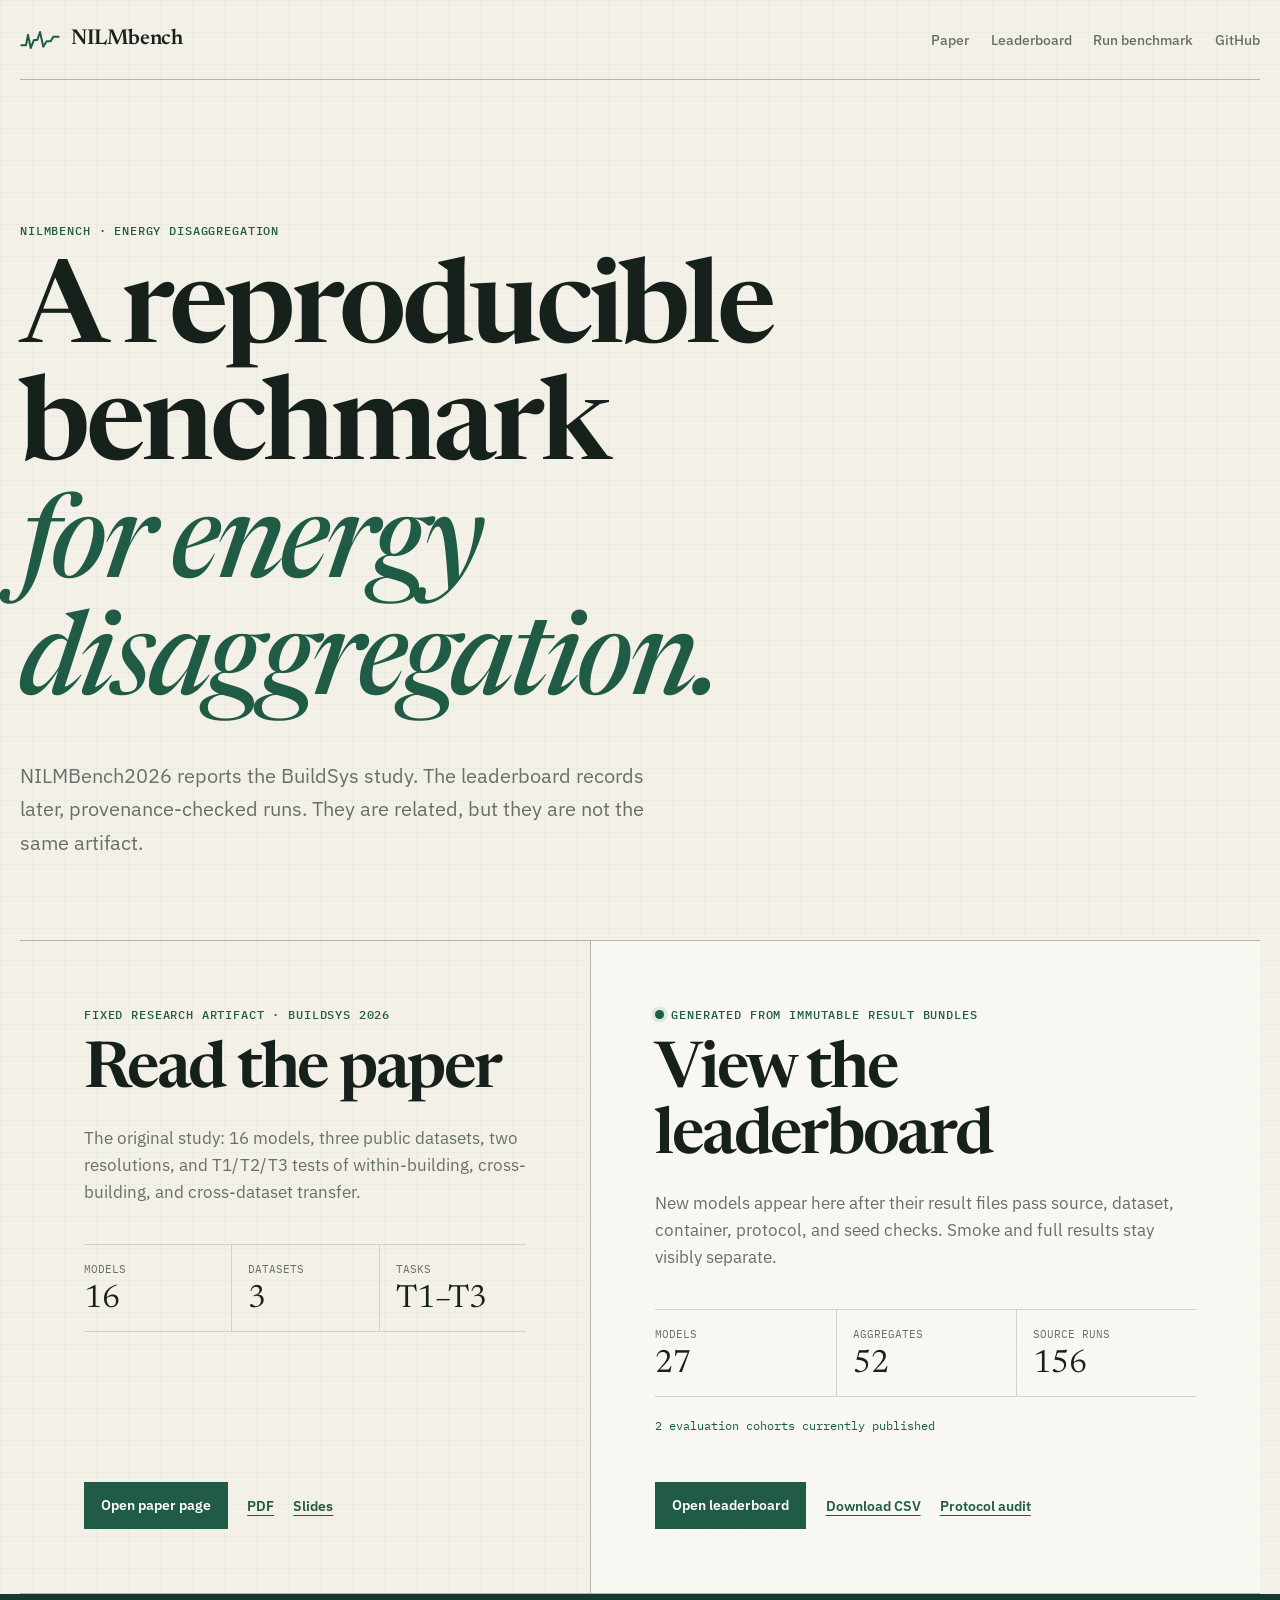
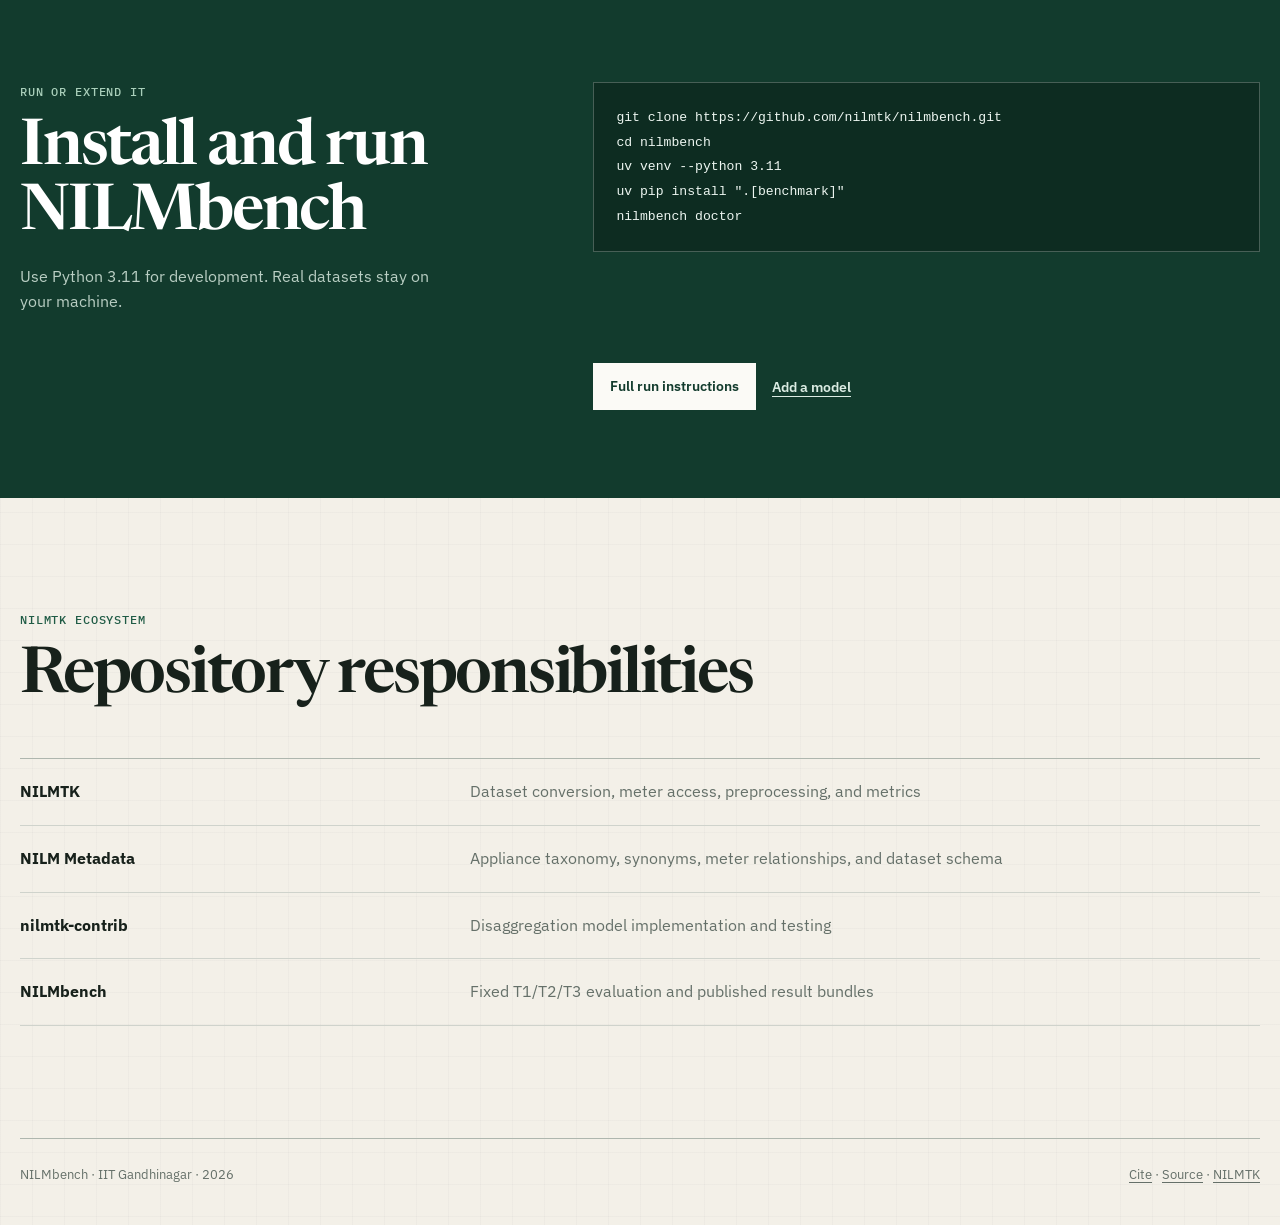
<file: index.html>
<!doctype html>
<html lang="en">
<head>
  <meta charset="utf-8">
  <meta name="viewport" content="width=device-width, initial-scale=1">
  <title>NILMbench — paper, leaderboard, and reproducible runner</title>
  <meta name="description" content="NILMBench2026 paper, reproducible experiment runner, and provenance-checked NILM leaderboard.">
  <meta property="og:title" content="NILMbench">
  <meta property="og:description" content="The NILMBench2026 paper and the living, provenance-checked NILM leaderboard.">
  <meta property="og:type" content="website">
  <link rel="preconnect" href="https://fonts.googleapis.com">
  <link rel="preconnect" href="https://fonts.gstatic.com" crossorigin>
  <link href="https://fonts.googleapis.com/css2?family=IBM+Plex+Mono:wght@400;500&family=IBM+Plex+Sans:wght@400;500;600&family=Newsreader:opsz,wght@6..72,500;6..72,600&display=swap" rel="stylesheet">
  <link rel="stylesheet" href="static/site.css">
  <link rel="icon" href="data:image/svg+xml,%3Csvg xmlns='http://www.w3.org/2000/svg' viewBox='0 0 64 64'%3E%3Cpath d='M4 38h13l7-25 10 39 8-26 6 12h12' fill='none' stroke='%231f5b45' stroke-width='6' stroke-linejoin='round'/%3E%3C/svg%3E">
  <script src="static/home.js" defer></script>
</head>
<body>
  <a class="skip-link" href="#main-content">Skip to content</a>

  <header class="site-header">
    <a class="brand" href="./" aria-current="page">
      <svg viewBox="0 0 60 36" aria-hidden="true">
        <polyline points="2,26 9,26 12,10 16,30 21,18 26,18 30,6 35,28 40,20 46,20 50,13 58,13"/>
      </svg>
      <span>NILMbench</span>
    </a>
    <nav aria-label="Primary navigation">
      <a href="paper.html">Paper</a>
      <a href="leaderboard.html">Leaderboard</a>
      <a href="paper.html#run">Run benchmark</a>
      <a href="https://github.com/nilmtk/nilmbench">GitHub</a>
    </nav>
  </header>

  <main id="main-content">
    <section class="landing-hero" aria-labelledby="landing-title">
      <p class="eyebrow">NILMbench · energy disaggregation</p>
      <h1 id="landing-title">A reproducible benchmark<br><em>for energy disaggregation.</em></h1>
      <p class="hero-copy">
        NILMBench2026 reports the BuildSys study. The leaderboard records later,
        provenance-checked runs. They are related, but they are not the same artifact.
      </p>
    </section>

    <section class="route-grid" aria-label="Choose a destination">
      <article class="route route-paper">
        <p class="route-kicker">Fixed research artifact · BuildSys 2026</p>
        <h2>Read the paper</h2>
        <p>
          The original study: 16 models, three public datasets, two resolutions,
          and T1/T2/T3 tests of within-building, cross-building, and cross-dataset transfer.
        </p>
        <dl class="route-facts">
          <div><dt>Models</dt><dd>16</dd></div>
          <div><dt>Datasets</dt><dd>3</dd></div>
          <div><dt>Tasks</dt><dd>T1–T3</dd></div>
        </dl>
        <div class="route-actions">
          <a class="button button-primary" href="paper.html">Open paper page</a>
          <a class="text-link" href="https://sustainability-lab.github.io/papers/2026/nilmbench2026_buildsys.pdf">PDF</a>
          <a class="text-link" href="slides/nilmbench2026.pdf">Slides</a>
        </div>
      </article>

      <article class="route route-board">
        <p class="route-kicker"><span class="live-dot" aria-hidden="true"></span>Generated from immutable result bundles</p>
        <h2>View the leaderboard</h2>
        <p>
          New models appear here after their result files pass source, dataset,
          container, protocol, and seed checks. Smoke and full results stay visibly separate.
        </p>
        <dl class="route-facts" aria-live="polite">
          <div><dt>Models</dt><dd id="home-model-count">—</dd></div>
          <div><dt>Aggregates</dt><dd id="home-entry-count">—</dd></div>
          <div><dt>Source runs</dt><dd id="home-run-count">—</dd></div>
        </dl>
        <p class="current-leader" id="home-current-leader">Reading leaderboard.json…</p>
        <div class="route-actions">
          <a class="button button-primary" href="leaderboard.html">Open leaderboard</a>
          <a class="text-link" href="leaderboard.csv">Download CSV</a>
          <a class="text-link" href="docs/protocol-audit.md">Protocol audit</a>
        </div>
      </article>
    </section>

    <section class="run-strip" id="run" aria-labelledby="run-title">
      <div>
        <p class="eyebrow">Run or extend it</p>
        <h2 id="run-title">Install and run NILMbench</h2>
        <p>Use Python 3.11 for development. Real datasets stay on your machine.</p>
      </div>
      <pre><code>git clone https://github.com/nilmtk/nilmbench.git
cd nilmbench
uv venv --python 3.11
uv pip install ".[benchmark]"
nilmbench doctor</code></pre>
      <div class="run-links">
        <a class="button button-light" href="paper.html#run">Full run instructions</a>
        <a class="text-link light" href="https://github.com/nilmtk/nilmbench#add-a-model">Add a model</a>
      </div>
    </section>

    <section class="ecosystem" aria-labelledby="ecosystem-title">
      <p class="eyebrow">NILMTK ecosystem</p>
      <h2 id="ecosystem-title">Repository responsibilities</h2>
      <div class="repo-list">
        <a href="https://github.com/nilmtk/nilmtk"><strong>NILMTK</strong><span>Dataset conversion, meter access, preprocessing, and metrics</span></a>
        <a href="https://github.com/nilmtk/nilm_metadata"><strong>NILM Metadata</strong><span>Appliance taxonomy, synonyms, meter relationships, and dataset schema</span></a>
        <a href="https://github.com/nilmtk/nilmtk-contrib"><strong>nilmtk-contrib</strong><span>Disaggregation model implementation and testing</span></a>
        <a href="https://github.com/nilmtk/nilmbench"><strong>NILMbench</strong><span>Fixed T1/T2/T3 evaluation and published result bundles</span></a>
      </div>
    </section>
  </main>

  <footer class="site-footer">
    <span>NILMbench · IIT Gandhinagar · 2026</span>
    <span><a href="paper.html#cite">Cite</a> · <a href="https://github.com/nilmtk/nilmbench">Source</a> · <a href="https://nilmtk.github.io/">NILMTK</a></span>
  </footer>
</body>
</html>
</file>
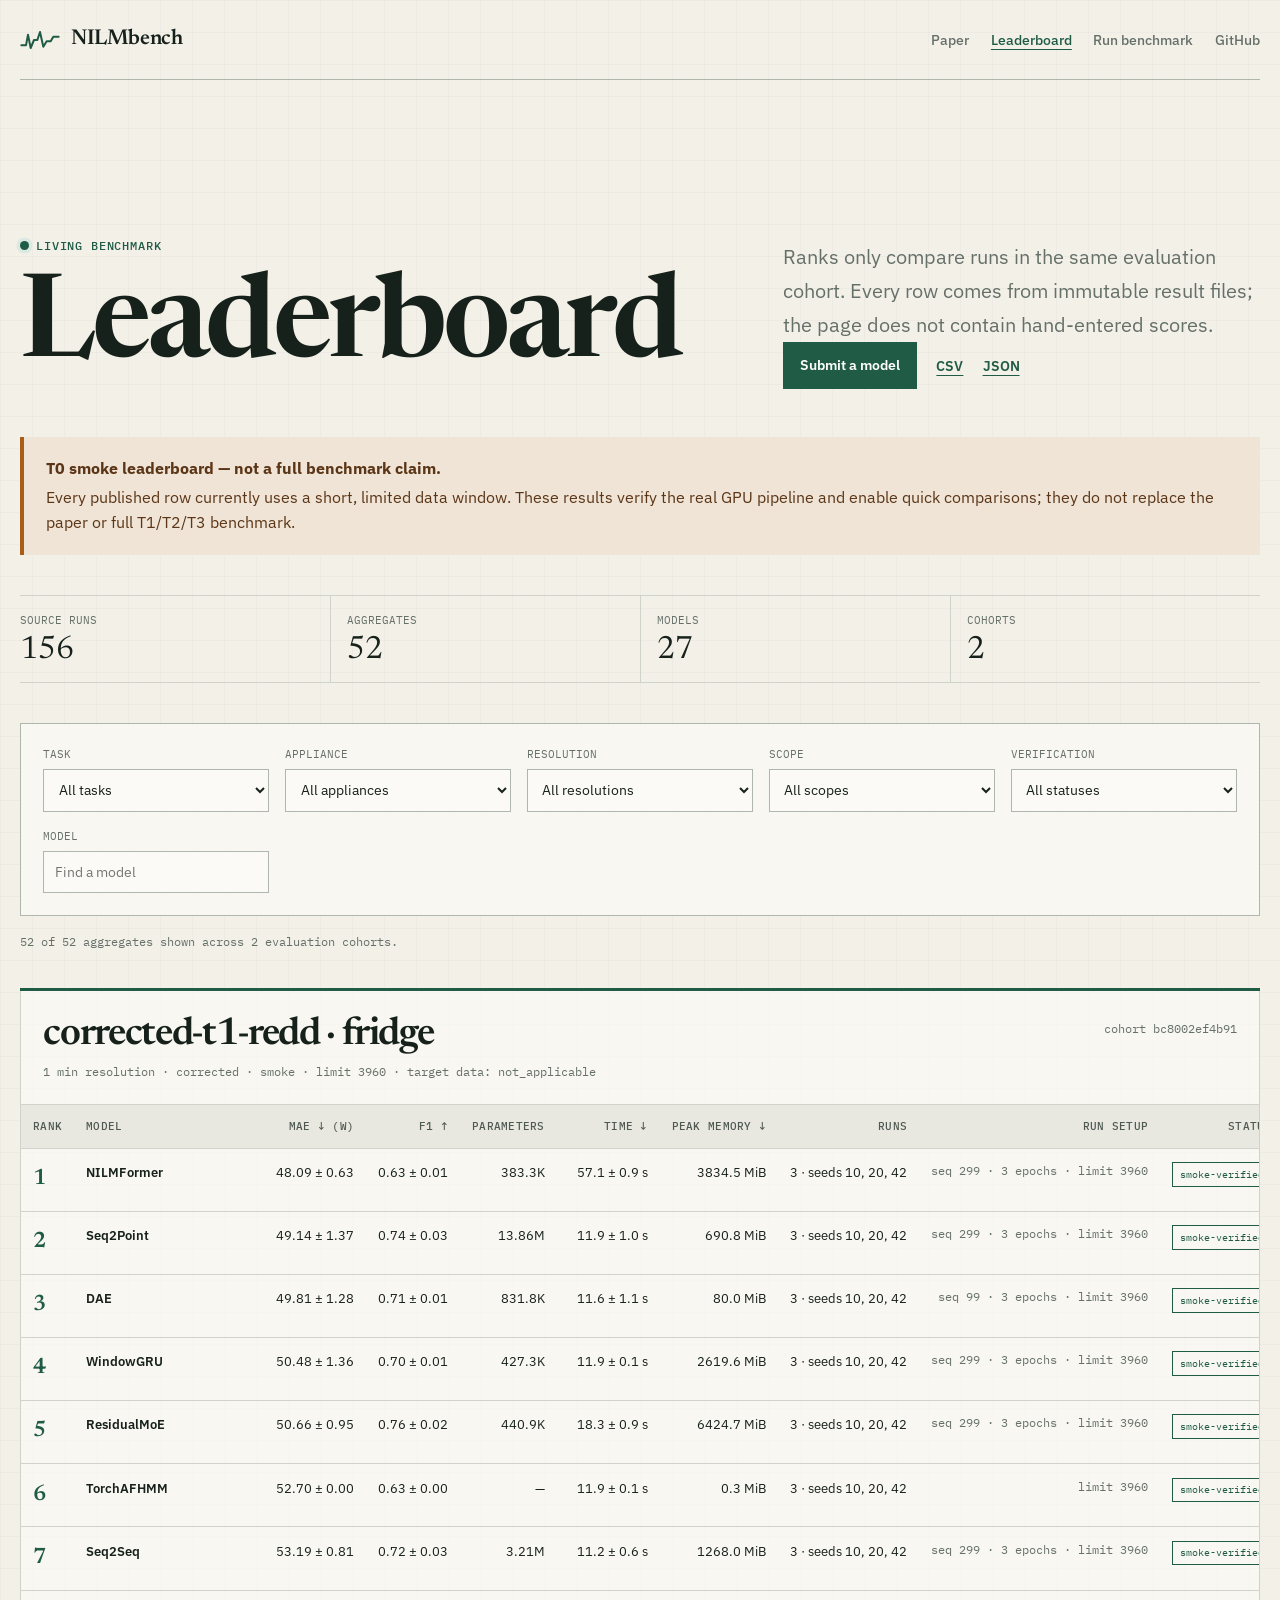
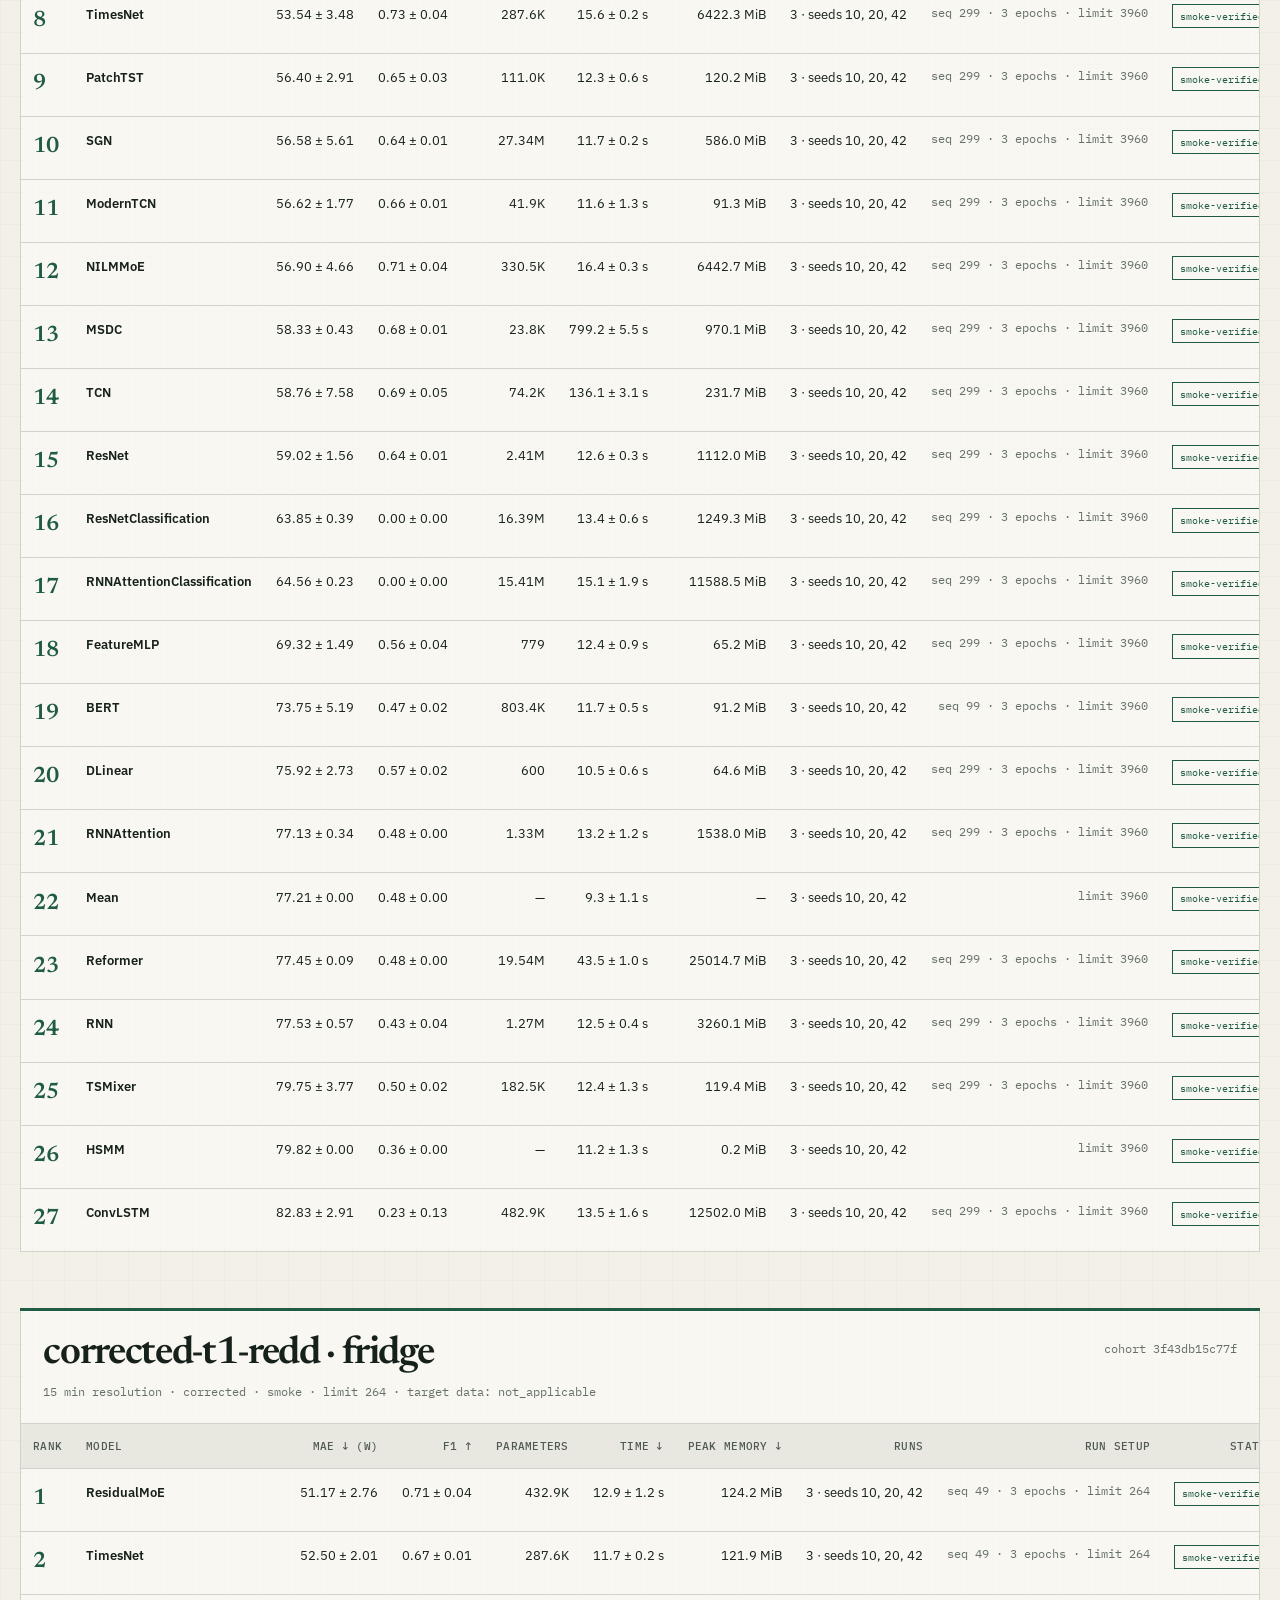
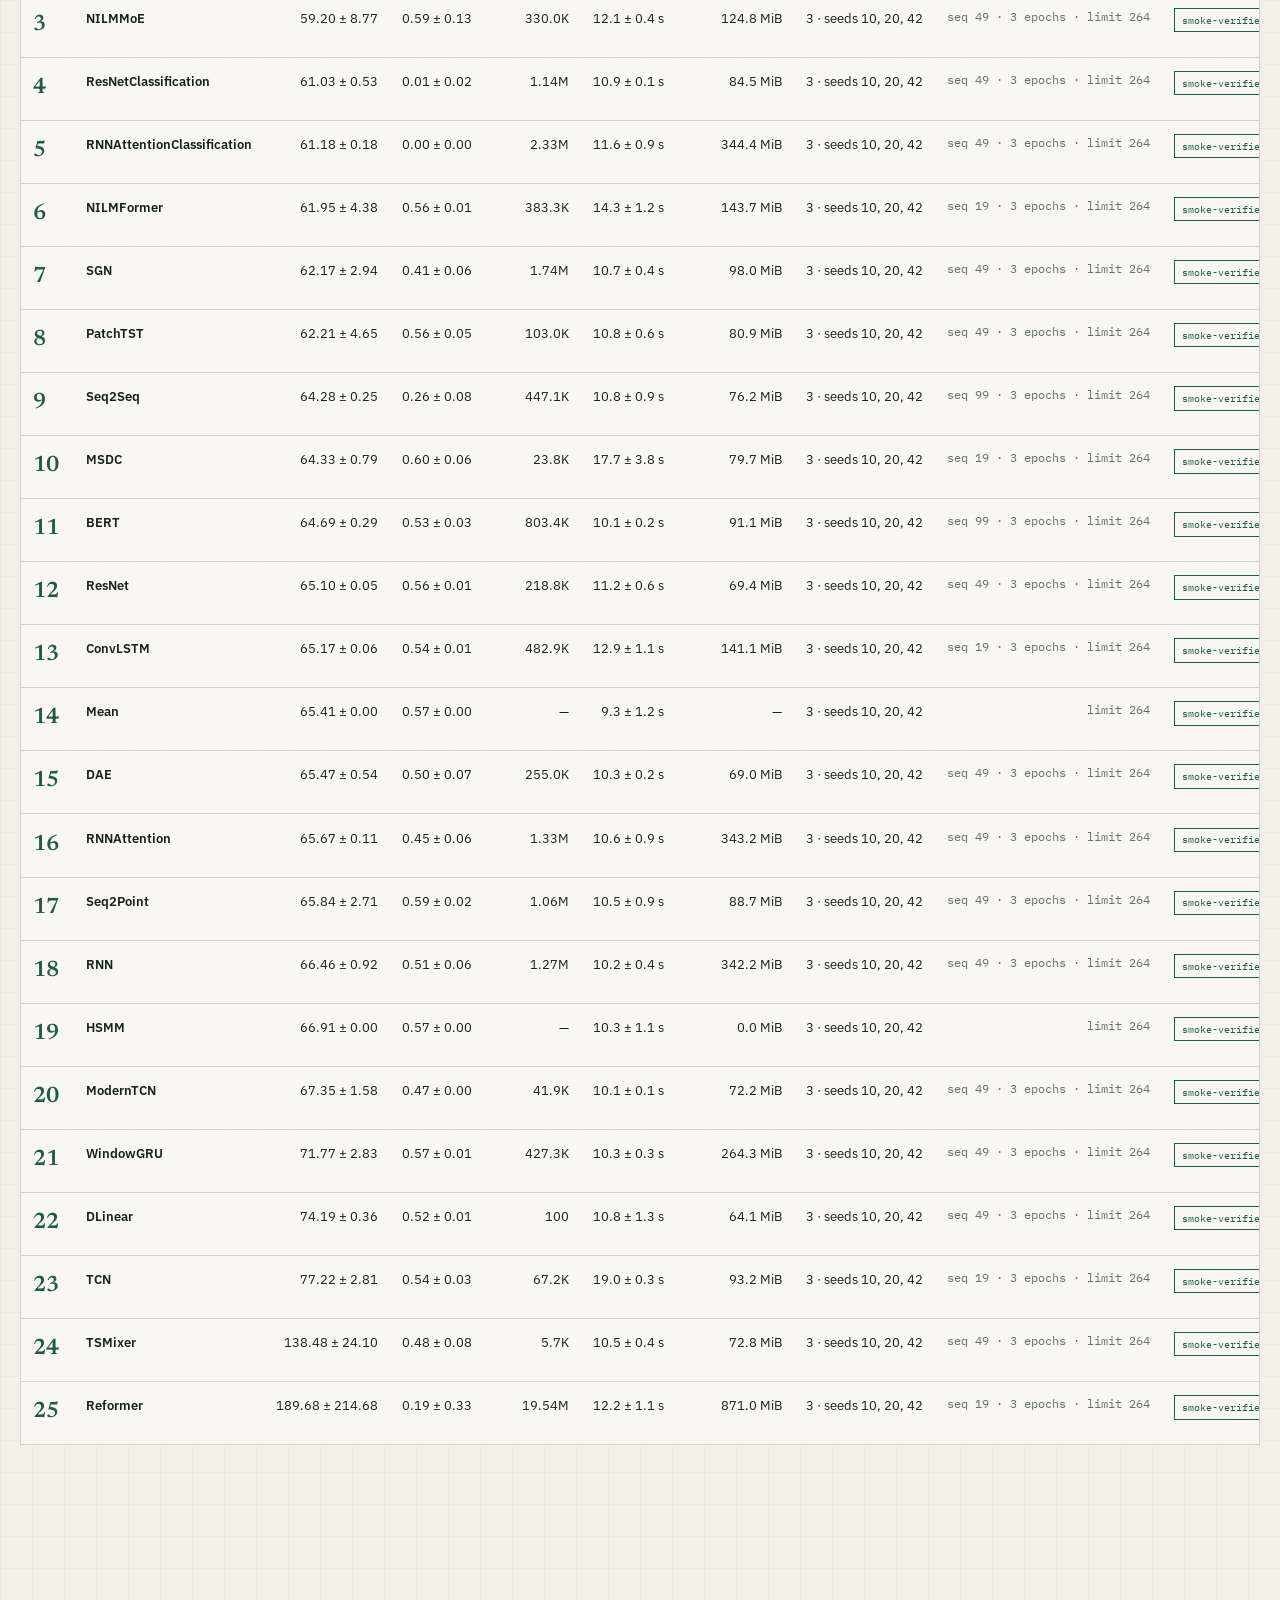
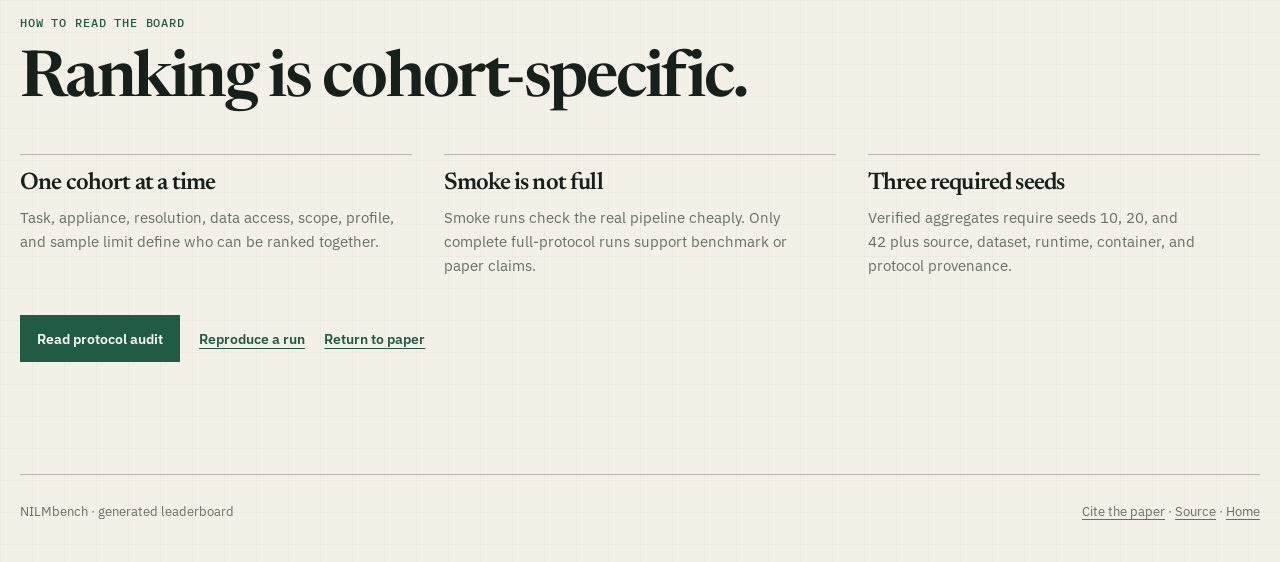
<file: leaderboard.html>
<!doctype html>
<html lang="en">
<head>
  <meta charset="utf-8">
  <meta name="viewport" content="width=device-width, initial-scale=1">
  <title>NILMbench leaderboard — provenance-checked NILM results</title>
  <meta name="description" content="The living NILMbench leaderboard, generated from immutable, provenance-checked result bundles and separated by evaluation cohort.">
  <meta property="og:title" content="NILMbench leaderboard">
  <meta property="og:description" content="Measured NILM results with visible protocol, seed, source, container, and verification status.">
  <meta property="og:type" content="website">
  <link rel="preconnect" href="https://fonts.googleapis.com">
  <link rel="preconnect" href="https://fonts.gstatic.com" crossorigin>
  <link href="https://fonts.googleapis.com/css2?family=IBM+Plex+Mono:wght@400;500&family=IBM+Plex+Sans:wght@400;500;600&family=Newsreader:opsz,wght@6..72,500;6..72,600&display=swap" rel="stylesheet">
  <link rel="stylesheet" href="static/site.css">
  <link rel="icon" href="data:image/svg+xml,%3Csvg xmlns='http://www.w3.org/2000/svg' viewBox='0 0 64 64'%3E%3Cpath d='M4 38h13l7-25 10 39 8-26 6 12h12' fill='none' stroke='%231f5b45' stroke-width='6' stroke-linejoin='round'/%3E%3C/svg%3E">
  <script src="static/leaderboard.js" defer></script>
</head>
<body>
  <a class="skip-link" href="#main-content">Skip to leaderboard</a>

  <header class="site-header">
    <a class="brand" href="./">
      <svg viewBox="0 0 60 36" aria-hidden="true">
        <polyline points="2,26 9,26 12,10 16,30 21,18 26,18 30,6 35,28 40,20 46,20 50,13 58,13"/>
      </svg>
      <span>NILMbench</span>
    </a>
    <nav aria-label="Primary navigation">
      <a href="paper.html">Paper</a>
      <a href="leaderboard.html" aria-current="page">Leaderboard</a>
      <a href="paper.html#run">Run benchmark</a>
      <a href="https://github.com/nilmtk/nilmbench">GitHub</a>
    </nav>
  </header>

  <main id="main-content">
    <section class="board-hero" aria-labelledby="board-title">
      <div>
        <p class="eyebrow"><span class="live-dot" aria-hidden="true"></span>Living benchmark</p>
        <h1 id="board-title">Leaderboard</h1>
      </div>
      <div>
        <p class="board-copy">
          Ranks only compare runs in the same evaluation cohort. Every row comes from
          immutable result files; the page does not contain hand-entered scores.
        </p>
        <div class="board-actions">
          <a class="button button-primary" href="https://github.com/nilmtk/nilmbench#add-a-model">Submit a model</a>
          <a class="text-link" href="leaderboard.csv">CSV</a>
          <a class="text-link" href="leaderboard.json">JSON</a>
        </div>
      </div>
    </section>

    <aside class="scope-notice" id="scope-notice" aria-live="polite">
      <strong>Reading benchmark scope…</strong>
      The leaderboard will state whether these are smoke or full protocol results.
    </aside>

    <dl class="board-stats" aria-label="Leaderboard summary">
      <div><dt>Source runs</dt><dd id="stat-runs">—</dd></div>
      <div><dt>Aggregates</dt><dd id="stat-entries">—</dd></div>
      <div><dt>Models</dt><dd id="stat-models">—</dd></div>
      <div><dt>Cohorts</dt><dd id="stat-cohorts">—</dd></div>
    </dl>

    <form class="filters" id="leaderboard-filters" aria-label="Filter leaderboard">
      <div class="field">
        <label for="filter-task">Task</label>
        <select id="filter-task" name="task"><option value="">All tasks</option></select>
      </div>
      <div class="field">
        <label for="filter-appliance">Appliance</label>
        <select id="filter-appliance" name="appliance"><option value="">All appliances</option></select>
      </div>
      <div class="field">
        <label for="filter-resolution">Resolution</label>
        <select id="filter-resolution" name="resolution"><option value="">All resolutions</option></select>
      </div>
      <div class="field">
        <label for="filter-scope">Scope</label>
        <select id="filter-scope" name="scope"><option value="">All scopes</option></select>
      </div>
      <div class="field">
        <label for="filter-status">Verification</label>
        <select id="filter-status" name="status"><option value="">All statuses</option></select>
      </div>
      <div class="field">
        <label for="filter-model">Model</label>
        <input id="filter-model" name="model" type="search" autocomplete="off" placeholder="Find a model">
      </div>
    </form>

    <p class="board-status" id="board-status" aria-live="polite">Loading leaderboard.json…</p>
    <div id="leaderboard-root" aria-live="polite" aria-busy="true">
      <div class="loading-block" aria-label="Loading leaderboard"></div>
    </div>

    <section class="method" aria-labelledby="method-title">
      <p class="eyebrow">How to read the board</p>
      <h2 id="method-title">Ranking is cohort-specific.</h2>
      <div class="method-grid">
        <article>
          <h3>One cohort at a time</h3>
          <p>Task, appliance, resolution, data access, scope, profile, and sample limit define who can be ranked together.</p>
        </article>
        <article>
          <h3>Smoke is not full</h3>
          <p>Smoke runs check the real pipeline cheaply. Only complete full-protocol runs support benchmark or paper claims.</p>
        </article>
        <article>
          <h3>Three required seeds</h3>
          <p>Verified aggregates require seeds 10, 20, and 42 plus source, dataset, runtime, container, and protocol provenance.</p>
        </article>
      </div>
      <div class="route-actions">
        <a class="button button-primary" href="docs/protocol-audit.md">Read protocol audit</a>
        <a class="text-link" href="paper.html#run">Reproduce a run</a>
        <a class="text-link" href="paper.html">Return to paper</a>
      </div>
    </section>
  </main>

  <template id="cohort-template">
    <section class="cohort">
      <header class="cohort-head">
        <div>
          <h2 class="cohort-title"></h2>
          <p class="cohort-meta"></p>
        </div>
        <p class="cohort-digest"></p>
      </header>
      <div class="table-scroll">
        <table class="leaderboard-table">
          <thead>
            <tr>
              <th scope="col">Rank</th>
              <th scope="col">Model</th>
              <th scope="col">MAE ↓ (W)</th>
              <th scope="col">F1 ↑</th>
              <th scope="col">Parameters</th>
              <th scope="col">Time ↓</th>
              <th scope="col">Peak memory ↓</th>
              <th scope="col">Runs</th>
              <th scope="col">Run setup</th>
              <th scope="col">Status</th>
            </tr>
          </thead>
          <tbody></tbody>
        </table>
      </div>
    </section>
  </template>

  <footer class="site-footer">
    <span>NILMbench · generated leaderboard</span>
    <span><a href="paper.html#cite">Cite the paper</a> · <a href="https://github.com/nilmtk/nilmbench">Source</a> · <a href="./">Home</a></span>
  </footer>
</body>
</html>
</file>
<file: static/site.css>
:root {
  --paper: #f3f0e8;
  --paper-raised: #fbfaf6;
  --ink: #17211b;
  --muted: #657069;
  --line: #cfd3cc;
  --line-strong: #aeb6ae;
  --green: #1f5b45;
  --green-dark: #123b2d;
  --green-pale: #dce9e2;
  --amber: #a85d18;
  --red: #8d3b35;
  --mono: "IBM Plex Mono", ui-monospace, monospace;
  --sans: "IBM Plex Sans", system-ui, sans-serif;
  --serif: "Newsreader", Georgia, serif;
  --max: 78rem;
}

* {
  box-sizing: border-box;
}

html {
  scroll-behavior: smooth;
}

body {
  margin: 0;
  background:
    linear-gradient(rgba(23, 33, 27, 0.025) 1px, transparent 1px),
    linear-gradient(90deg, rgba(23, 33, 27, 0.025) 1px, transparent 1px),
    var(--paper);
  background-size: 2rem 2rem;
  color: var(--ink);
  font-family: var(--sans);
  line-height: 1.6;
}

a {
  color: inherit;
}

a:focus-visible,
button:focus-visible,
select:focus-visible,
input:focus-visible {
  outline: 3px solid #d8873d;
  outline-offset: 3px;
}

.skip-link {
  position: fixed;
  top: 0.75rem;
  left: 0.75rem;
  z-index: 20;
  padding: 0.65rem 0.9rem;
  background: var(--ink);
  color: white;
  transform: translateY(-180%);
  transition: transform 160ms ease;
}

.skip-link:focus {
  transform: translateY(0);
}

.site-header {
  width: min(calc(100% - 2.5rem), var(--max));
  margin: 0 auto;
  padding: 1.4rem 0;
  border-bottom: 1px solid var(--line-strong);
  display: flex;
  align-items: center;
  justify-content: space-between;
  gap: 2rem;
}

.brand {
  display: inline-flex;
  align-items: center;
  gap: 0.7rem;
  color: var(--ink);
  font-family: var(--serif);
  font-size: 1.35rem;
  font-weight: 600;
  letter-spacing: -0.02em;
  text-decoration: none;
}

.brand svg {
  width: 2.5rem;
  fill: none;
  stroke: var(--green);
  stroke-linecap: round;
  stroke-linejoin: round;
  stroke-width: 3;
}

.site-header nav {
  display: flex;
  flex-wrap: wrap;
  gap: 0.35rem 1.35rem;
}

.site-header nav a {
  color: var(--muted);
  font-size: 0.9rem;
  font-weight: 500;
  text-decoration: none;
  text-underline-offset: 0.28rem;
}

.site-header nav a:hover,
.site-header nav a[aria-current="page"] {
  color: var(--green);
  text-decoration: underline;
}

main,
.site-footer {
  width: min(calc(100% - 2.5rem), var(--max));
  margin-inline: auto;
}

.landing-hero {
  max-width: 68rem;
  padding: clamp(5rem, 11vw, 9rem) 0 clamp(3rem, 7vw, 5rem);
}

.eyebrow,
.route-kicker {
  margin: 0 0 1rem;
  color: var(--green);
  font-family: var(--mono);
  font-size: 0.76rem;
  font-weight: 500;
  letter-spacing: 0.07em;
  text-transform: uppercase;
}

h1,
h2,
h3,
p {
  text-wrap: pretty;
}

h1,
h2,
h3 {
  font-family: var(--serif);
  font-weight: 600;
  letter-spacing: -0.035em;
  line-height: 1.02;
}

.landing-hero h1,
.board-hero h1 {
  max-width: 64rem;
  margin: 0;
  font-size: clamp(3.6rem, 9vw, 7.8rem);
}

.landing-hero h1 em {
  color: var(--green);
  font-weight: 500;
}

.hero-copy,
.board-copy {
  max-width: 42rem;
  margin: 2rem 0 0;
  color: var(--muted);
  font-size: clamp(1.08rem, 2vw, 1.28rem);
  line-height: 1.65;
}

.route-grid {
  display: grid;
  grid-template-columns: minmax(0, 0.92fr) minmax(0, 1.08fr);
  border-block: 1px solid var(--line-strong);
}

.route {
  min-height: 31rem;
  padding: clamp(2rem, 5vw, 4.5rem);
  display: flex;
  flex-direction: column;
}

.route + .route {
  border-left: 1px solid var(--line-strong);
}

.route-board {
  background: rgba(251, 250, 246, 0.74);
}

.route h2 {
  margin: 0 0 1.2rem;
  font-size: clamp(2.5rem, 5vw, 4.5rem);
}

.route > p:not(.route-kicker, .current-leader) {
  max-width: 34rem;
  margin: 0;
  color: var(--muted);
  font-size: 1.05rem;
}

.live-dot {
  display: inline-block;
  width: 0.55rem;
  height: 0.55rem;
  margin-right: 0.45rem;
  border-radius: 50%;
  background: var(--green);
  box-shadow: 0 0 0 0.22rem var(--green-pale);
}

.route-facts,
.board-stats {
  margin: 2.4rem 0 0;
  display: grid;
  grid-template-columns: repeat(3, minmax(0, 1fr));
  border-block: 1px solid var(--line);
}

.route-facts div,
.board-stats div {
  padding: 1rem 0;
}

.route-facts div + div,
.board-stats div + div {
  padding-left: 1rem;
  border-left: 1px solid var(--line);
}

.route-facts dt,
.board-stats dt {
  color: var(--muted);
  font-family: var(--mono);
  font-size: 0.7rem;
  text-transform: uppercase;
}

.route-facts dd,
.board-stats dd {
  margin: 0.25rem 0 0;
  font-family: var(--serif);
  font-size: 2rem;
  font-variant-numeric: tabular-nums;
  line-height: 1;
}

.current-leader {
  min-height: 1.7rem;
  margin: 1.2rem 0 0;
  color: var(--green);
  font-family: var(--mono);
  font-size: 0.78rem;
}

.route-actions {
  margin-top: auto;
  padding-top: 2.4rem;
  display: flex;
  align-items: center;
  flex-wrap: wrap;
  gap: 0.8rem 1.2rem;
}

.button {
  display: inline-flex;
  align-items: center;
  justify-content: center;
  min-height: 2.8rem;
  padding: 0.7rem 1rem;
  border: 1px solid transparent;
  font-size: 0.88rem;
  font-weight: 600;
  text-decoration: none;
  transition: background 180ms ease, color 180ms ease, transform 180ms ease;
}

.button:hover {
  transform: translateY(-2px);
}

.button:active {
  transform: translateY(0);
}

.button-primary {
  background: var(--green);
  color: white;
}

.button-primary:hover {
  background: var(--green-dark);
}

.button-light {
  background: var(--paper-raised);
  color: var(--green-dark);
}

.button-light:hover {
  background: white;
}

.text-link {
  color: var(--green);
  font-size: 0.9rem;
  font-weight: 600;
  text-decoration-thickness: 1px;
  text-underline-offset: 0.28rem;
}

.text-link:hover {
  text-decoration-thickness: 2px;
}

.text-link.light {
  color: #dbece3;
}

.run-strip {
  width: calc(100% + 2.5rem);
  margin-left: -1.25rem;
  padding: clamp(3rem, 7vw, 5.5rem) max(1.25rem, calc((100vw - var(--max)) / 2));
  background: var(--green-dark);
  color: white;
  display: grid;
  grid-template-columns: minmax(14rem, 0.85fr) minmax(18rem, 1.15fr);
  gap: 2rem 5rem;
  align-items: start;
}

.run-strip .eyebrow {
  color: #a9cfba;
}

.run-strip h2,
.ecosystem h2,
.method h2 {
  margin: 0;
  font-size: clamp(2.35rem, 5vw, 4.2rem);
}

.run-strip p:not(.eyebrow) {
  max-width: 29rem;
  color: #b9cec3;
}

.run-strip pre {
  margin: 0;
  padding: 1.4rem;
  overflow-x: auto;
  border: 1px solid rgba(255, 255, 255, 0.24);
  background: rgba(4, 18, 13, 0.35);
  color: #edf6f1;
  font: 0.82rem/1.8 var(--mono);
}

.run-links {
  grid-column: 2;
  display: flex;
  align-items: center;
  flex-wrap: wrap;
  gap: 1rem;
}

.ecosystem,
.method {
  padding: clamp(4rem, 9vw, 7rem) 0;
}

.repo-list {
  margin-top: 3rem;
  border-top: 1px solid var(--line-strong);
}

.repo-list a {
  padding: 1.25rem 0;
  border-bottom: 1px solid var(--line);
  display: grid;
  grid-template-columns: minmax(10rem, 0.7fr) minmax(15rem, 1.3fr);
  gap: 1.5rem;
  text-decoration: none;
  transition: padding 180ms ease, color 180ms ease;
}

.repo-list a:hover {
  padding-left: 0.65rem;
  color: var(--green);
}

.repo-list span {
  color: var(--muted);
}

.site-footer {
  padding: 1.6rem 0 2.5rem;
  border-top: 1px solid var(--line-strong);
  display: flex;
  justify-content: space-between;
  gap: 1rem;
  color: var(--muted);
  font-size: 0.82rem;
}

.site-footer a {
  text-underline-offset: 0.2rem;
}

/* Leaderboard */
.board-hero {
  padding: clamp(4.5rem, 10vw, 8rem) 0 3rem;
  display: grid;
  grid-template-columns: minmax(0, 1.2fr) minmax(17rem, 0.8fr);
  gap: 3rem;
  align-items: end;
}

.board-hero h1 {
  font-size: clamp(4.5rem, 9vw, 7.5rem);
}

.board-actions {
  display: flex;
  align-items: center;
  flex-wrap: wrap;
  gap: 0.8rem 1.2rem;
}

.scope-notice {
  margin: 0 0 2.5rem;
  padding: 1.2rem 1.4rem;
  border-left: 0.28rem solid var(--amber);
  background: #efe4d5;
  color: #5b3517;
}

.scope-notice strong {
  display: block;
  margin-bottom: 0.2rem;
}

.board-stats {
  grid-template-columns: repeat(4, minmax(0, 1fr));
  margin-bottom: 2.5rem;
}

.filters {
  padding: 1.4rem;
  border: 1px solid var(--line-strong);
  background: rgba(251, 250, 246, 0.76);
  display: grid;
  grid-template-columns: repeat(5, minmax(8rem, 1fr));
  gap: 1rem;
}

.field label {
  display: block;
  margin-bottom: 0.35rem;
  color: var(--muted);
  font-family: var(--mono);
  font-size: 0.68rem;
  text-transform: uppercase;
}

.field select,
.field input {
  width: 100%;
  min-height: 2.65rem;
  padding: 0.55rem 0.65rem;
  border: 1px solid var(--line-strong);
  border-radius: 0;
  background: var(--paper-raised);
  color: var(--ink);
  font: 0.88rem var(--sans);
}

.board-status {
  min-height: 1.5rem;
  margin: 1rem 0 2rem;
  color: var(--muted);
  font-family: var(--mono);
  font-size: 0.78rem;
}

.loading-block {
  height: 18rem;
  border: 1px solid var(--line);
  background: linear-gradient(100deg, #e7e5de 30%, #f5f3ed 50%, #e7e5de 70%);
  background-size: 200% 100%;
  animation: loading 1.2s linear infinite;
}

@keyframes loading {
  to { background-position-x: -200%; }
}

.cohort {
  margin: 0 0 3.5rem;
  border-top: 0.22rem solid var(--green);
  background: rgba(251, 250, 246, 0.72);
}

.cohort-head {
  padding: 1.4rem;
  display: flex;
  justify-content: space-between;
  gap: 2rem;
  border-inline: 1px solid var(--line);
}

.cohort-head h2 {
  margin: 0;
  font-size: clamp(1.7rem, 3vw, 2.4rem);
  line-height: 1.12;
}

.cohort-meta,
.cohort-digest {
  margin: 0.4rem 0 0;
  color: var(--muted);
  font-family: var(--mono);
  font-size: 0.72rem;
}

.cohort-digest {
  flex: 0 0 auto;
}

.table-scroll {
  overflow-x: auto;
  border: 1px solid var(--line);
}

.leaderboard-table {
  width: 100%;
  min-width: 76rem;
  border-collapse: collapse;
  font-size: 0.84rem;
  font-variant-numeric: tabular-nums;
}

.leaderboard-table th,
.leaderboard-table td {
  padding: 0.82rem 0.75rem;
  border-bottom: 1px solid var(--line);
  text-align: right;
  vertical-align: top;
  white-space: nowrap;
}

.leaderboard-table th {
  position: sticky;
  top: 0;
  background: #e8e7e0;
  color: #4e5952;
  font-family: var(--mono);
  font-size: 0.66rem;
  font-weight: 500;
  letter-spacing: 0.025em;
  text-transform: uppercase;
}

.leaderboard-table th:first-child,
.leaderboard-table td:first-child,
.leaderboard-table th:nth-child(2),
.leaderboard-table td:nth-child(2) {
  text-align: left;
}

.leaderboard-table tbody tr:hover {
  background: var(--green-pale);
}

.leaderboard-table tbody tr:last-child td {
  border-bottom: 0;
}

.rank-cell {
  width: 4rem;
  color: var(--green);
  font-family: var(--serif);
  font-size: 1.4rem;
  font-weight: 600;
}

.model-cell {
  color: var(--ink);
  font-weight: 600;
}

.setup-cell {
  color: var(--muted);
  font-family: var(--mono);
  font-size: 0.72rem;
}

.status-chip {
  display: inline-block;
  padding: 0.18rem 0.42rem;
  border: 1px solid currentColor;
  color: var(--green);
  font-family: var(--mono);
  font-size: 0.65rem;
}

.status-chip.candidate,
.status-chip.smoke-partial {
  color: var(--amber);
}

.status-chip.smoke-unverified {
  color: var(--red);
}

.empty-state,
.error-state {
  padding: 4rem 1.5rem;
  border: 1px solid var(--line-strong);
  text-align: center;
  background: var(--paper-raised);
}

.error-state {
  border-left: 0.3rem solid var(--red);
}

.method-grid {
  margin-top: 2.5rem;
  display: grid;
  grid-template-columns: repeat(3, 1fr);
  gap: 2rem;
}

.method-grid article {
  padding-top: 1rem;
  border-top: 1px solid var(--line-strong);
}

.method-grid h3 {
  margin: 0 0 0.7rem;
  font-size: 1.5rem;
}

.method-grid p {
  margin: 0;
  color: var(--muted);
  font-size: 0.92rem;
}

@media (max-width: 900px) {
  .route-grid,
  .board-hero,
  .run-strip {
    grid-template-columns: 1fr;
  }

  .route + .route {
    border-left: 0;
    border-top: 1px solid var(--line-strong);
  }

  .run-links {
    grid-column: auto;
  }

  .filters {
    grid-template-columns: repeat(2, minmax(0, 1fr));
  }

  .method-grid {
    grid-template-columns: 1fr;
  }
}

@media (max-width: 640px) {
  .site-header {
    align-items: flex-start;
    flex-direction: column;
    gap: 0.7rem;
  }

  .site-header nav {
    gap: 0.25rem 1rem;
  }

  .landing-hero h1,
  .board-hero h1 {
    font-size: clamp(3.2rem, 18vw, 5rem);
  }

  .landing-hero h1 {
    font-size: clamp(2.85rem, 12.5vw, 4rem);
  }

  .board-hero h1 {
    font-size: clamp(3rem, 15vw, 4.25rem);
  }

  .route {
    min-height: 0;
    padding: 2.2rem 1rem 2.8rem;
  }

  .route-facts,
  .board-stats {
    grid-template-columns: repeat(2, minmax(0, 1fr));
  }

  .board-stats div:nth-child(3) {
    border-left: 0;
  }

  .filters {
    grid-template-columns: 1fr;
  }

  .cohort-head,
  .site-footer {
    flex-direction: column;
  }

  .repo-list a {
    grid-template-columns: 1fr;
    gap: 0.25rem;
  }
}

@media (prefers-reduced-motion: reduce) {
  *,
  *::before,
  *::after {
    scroll-behavior: auto !important;
    transition: none !important;
    animation: none !important;
  }
}
</file>
